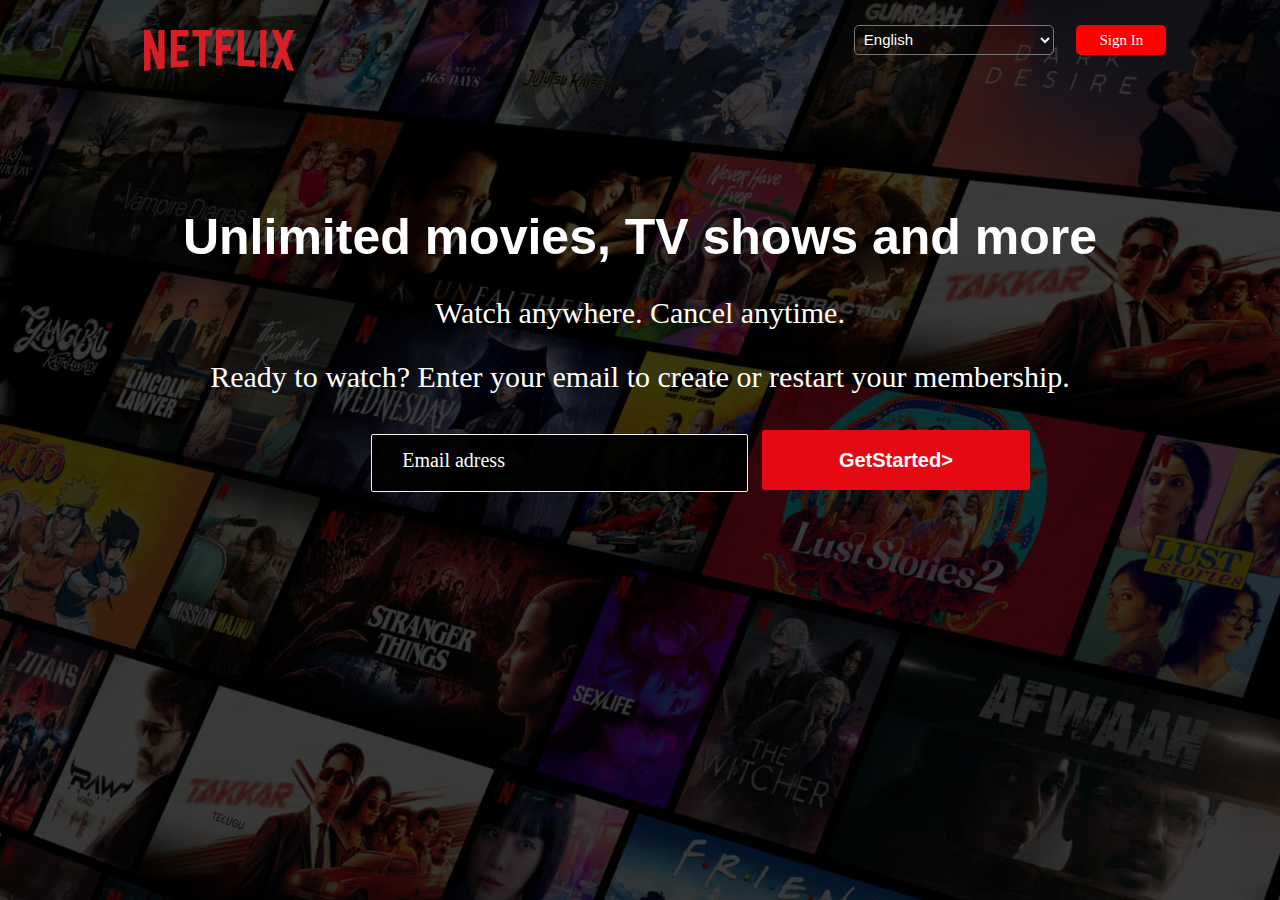
<file: netflix/index.html>
<!DOCTYPE html>
<html lang="en">
<head>
    <meta charset="UTF-8">
    <meta name="viewport" content="width=device-width, initial-scale=1.0">
    <title>Netflix</title>
    <link rel="stylesheet" href="./style.css">
    <link rel="icon" href="./images/logo1.png">
    <link rel="stylesheet" href="https://cdnjs.cloudflare.com/ajax/libs/font-awesome/4.7.0/css/font-awesome.min.css">
</head>
<body>
    <div class="header">
        <nav>
            <img src="logo.png" alt="" class="logo">

            

           <select class="option" name="" id="">
            
            <option value="English"><i class="fa-thin fa-globe"></i><link rel="icon" href="./images/glo.png"> English</option>
           </select>
           <button  class="signin"><a style="text-decoration: none; color: white; font-size: 15px;" href="./signin.html">Sign In</a></button>
        </nav>

        <div class="center">
            <h1 class="h1">Unlimited movies, TV shows and more</h1>
 
            <p class="p1">Watch anywhere. Cancel anytime.</p>
 
            <p class="p2">Ready to watch? Enter your email to create or restart your membership.</p>
 
            <input  class="email" type="email" placeholder="Email adress">
            <input class="go" type="button" name=" " placeholder="Get Started" value="GetStarted>">
         </div>
    </div>

       
</body>
</html>
</file>
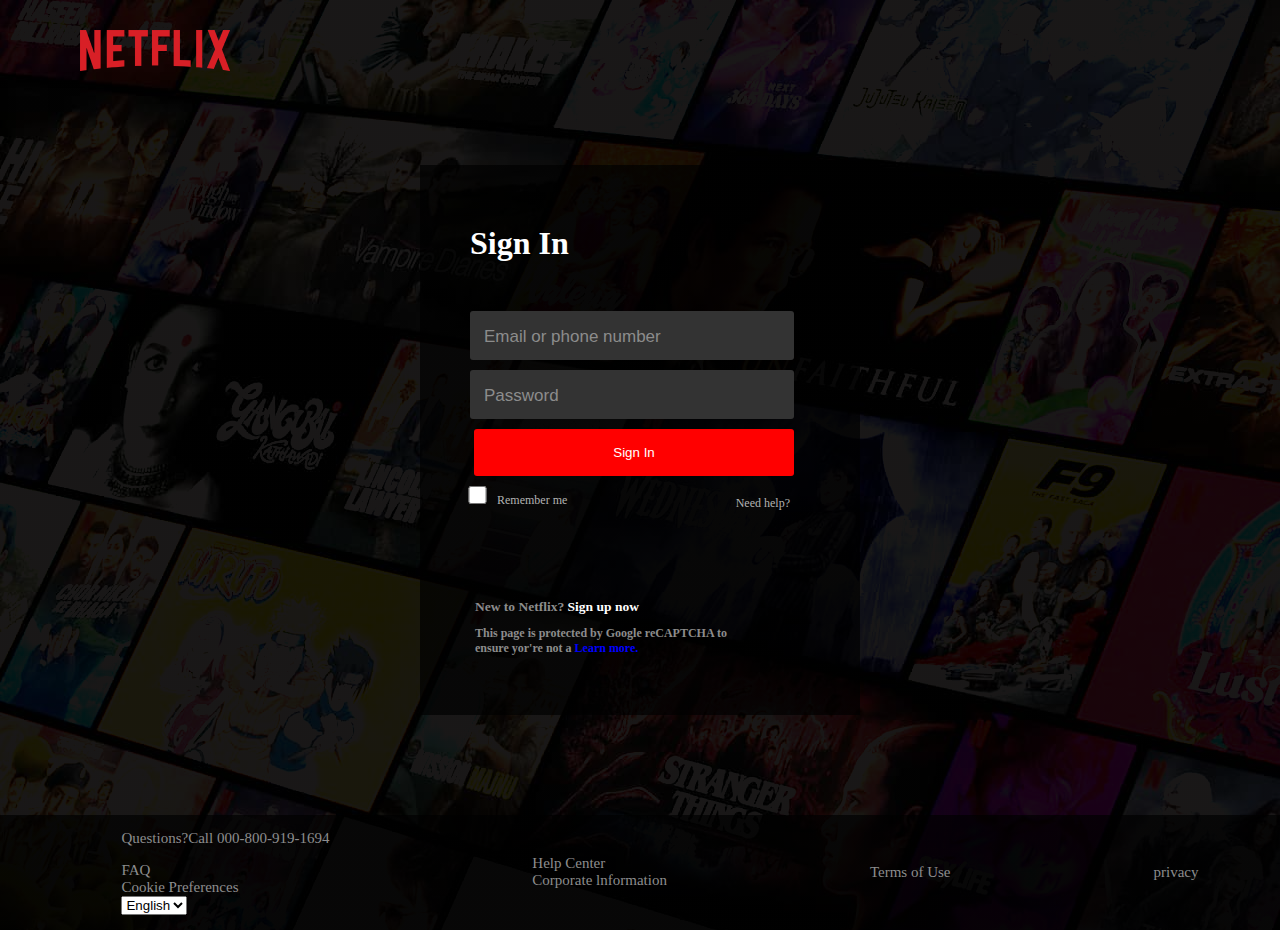
<file: netflix/signin.html>
<!DOCTYPE html>
<html lang="en">  
<head>
    <meta charset="UTF-8">
    <meta name="viewport" content="width=device-width, initial-scale=1.0">
    <title>NetFilx</title>
    <link rel="icon" href="./images/logo1.png">
    <link rel="stylesheet" href="./style1.css">
</head>
  <body style="background-color: rgb(84, 78, 78);">


  <div >
       <img class="logo" src="./logo.png" alt="">
  </div>

     <div class="jj">
       

      <h1 class="para">Sign In</h1><br>
       <div>
                <input class="inp" type="email" placeholder="Email or phone number">
                 <input class="inp" type="password" placeholder="Password">
                 <input id="mama" type="submit" value ="Sign In" style="display: block;">
                 <input   style="margin-left: 45px; margin-top: 10px;" type="checkbox">
                  <label class="yup">Remember me</label>
                 <label ><a href="a" class="form"  style="margin-left: 45px; margin-top: 20px; margin-right: 50px;">Need help?</a></label>
        </div>

        <div class="tom">

          <h2>New to Netflix? <a href="#">Sign up now</a></h2>
          <h2 id="rap">This page is protected by Google reCAPTCHA to <br> ensure yor're not a <a style="color: blue;" href="">Learn more.</a></h2>

      </div>
     </div>


     <footer>

      <div class="flex">
          
          <div >
              <ul type="none">
                  <p>Questions?Call 000-800-919-1694</p>
                  <li>FAQ</li>
                  <li>Cookie Preferences</li>
                  <li><select class="option" name="" id="">
          
                      <option value="English"><i class="fa-thin fa-globe"></i> English</option>
                     </select></li>
                </ul>
             

          </div>
              
          <div>
              <ul type="none">
                  <p></p>
                  <li>Help Center</li>
                  <li>Corporate lnformation</li>
              </ul>
              

          </div>
           <div>
              <ul type="none">
                  <p></p>
                  <li>Terms of Use</li>
               </ul>

           </div>

           <div>
              <ul type="none">
                  <li>privacy</li>
              </ul>
           </div>

      </div>
  </footer>
   

        
    

</body>
</html>
</file>
<file: netflix/style.css>
*{
    margin: 0;
    padding: 0;
    font-family:'Times New Roman', Times, serif;
    box-sizing: border-box;
}

body{
    background: #000;
    color: #fff;
}

.header{
    width: 100%;
    height: 100vh;
    background-size: cover;
    background-position: center;
    padding: 10px 8%;
    position: relative;
    background-image: linear-gradient(rgba(0,0,0,0.7),rgba(0,0,0,0.7)), url(./Netflix.jpg);
}

.logo{
    width: 150px;
    margin-top: 20px;
    margin-left: 30px;
}

nav{
    display: flex;
    align-items: center;
    justify-content: space-around;
    padding: auto;
}

.option{
    padding: 5px;
    display: block;
    width: 200px;
    height: 30px;
    align-items: end;
    background-color: transparent;
    color: white;
    font-size: 15px;
    font-family: sans-serif;
     margin-left: 50%;
     margin-right: 0px;
     border-radius: 5px;}


.signin{
    background-color: red;
    color: white;
    padding: 4px 16px;
    border-radius: 5px;
    width: 90px;
    height: 30px;
    font-size: 15px;
  
    border: none;
    margin-left: 0px ;
    
}


.center{
    display: block;
    margin-bottom: auto;
    align-items: center;
    margin-top: 10%;
    margin-left: 0%; 
   
}

.h1{
    font-size: 50px;
    font-family: Netflix Sans,Helvetica Neue,Segoe UI,Roboto,Ubuntu,sans-serif;

    font-weight: 700;
    
    padding: 30px;
    text-align: center;
    margin-bottom: 0%;
    
}

.p1{
    
    text-align: center;
    margin: 20px;
    margin-top: 0%;
    font-size: 30px;
    font-weight: 400;
}

.p2{
    
    text-align: center;
    margin-top: 30px;
    font-size: 30px;
    font-weight: 400;
}

.email{
    align-items: center;
    padding: 20px;
    width: 35%;
    margin-top: 40px;
    background:linear-gradient(rgba(0,0,0,0.9),rgba(0,0,0,0.9)) ;
    border: 1px solid #f5efef;
    border-radius: 2px;
    margin-left: 25%;
    color: transparent;

}
.email::placeholder{
    font-size: 20px;
    color:white;
    padding: 10px;
    font-weight: 150;
}

.go{
    background-color: rgb(229, 9, 20);
    width: 25%;
    color: white;
    padding: 19px;
    margin-top: 40px;
    height: 60px;
    font-weight: bold;
    border-radius: 3px;
    border: none;
    font-size: 20px;
    font-family: sans-serif;
    margin: 10px;

}

.go:hover{
    background-color: rgb(143, 20, 20);
}
</file>
<file: netflix/style1.css>
/* Sign in page*/

body{
    margin: 0;
    padding: 0;
    background: linear-gradient(rgba(0, 0, 0, 0.7),rgba(0,0,0,0.7)),url(./Netflix.jpg);
    background-blend-mode: darken;
}

.logo{
    width: 150px;
    margin-top: 30px;
    margin-left: 80px;
}
.inp{
    height: 47px;
    width: 320px;
   
    margin-top: 10px;
    background-color: #333;
    margin-left: 50px;
    font-size: 20px;
    border-radius: 3px;
    border:none
    
}

.inp::placeholder{
    font-weight: 10;
    font-size: 17px;
   padding: 12px;
    color: #8c8c8c;
    
}



.para{
    color: white;
    margin-top: 90px;
    padding-top: 60px;
    margin-left: 50px;
    
}



/*.jj{
    background-color: rgba(0,0,0,.75);
    display: flex;
    justify-content: center;
    margin-top: 150px;
    width: 30%;
    height: 600px;
    margin: auto;
    margin-top: 100px;
}*/

.jj{
    margin-left: 50%;
   margin: auto;
    margin-top: 1%;
    width: 440px;
    height: 550px;
    background: linear-gradient(rgba(0, 0, 0, 0.7),rgba(0,0,0,0.7));
    

}

#mama{
    height: 47px;
    width: 320px;
   border-radius: 3px;
    margin-top: 10px;
    margin-left: 54px;
    background-color: red;
    color: white;
    border: none;
    cursor: pointer;
    
}

input[type=checkbox]{
    width: 25px;
    height: 18px;
    border-radius: 5px;
}

.yup{
    color: #b3b3b3;
    display: inline;
    justify-content: space-between;
    font-size: 12px ;
    margin-top: 10px;
     
}

.form {
    color: #b3b3b3;
    display: inline;
    justify-content: space-between;
    font-size: 12px ;
    margin-top: 10px;
    text-decoration: none;
    padding-right: 20px;
    float: right;

}

.tom{
position: absolute;
margin-top: 80px;
font-size: 9px;
margin-left: 55px;
}

.tom h2{
    color: #8c8c8c;
}

.tom a{
    color: white;
    text-decoration: none;
}

#rap{
    font-size: 12px;
}

.flex{
    display: flex;
    justify-content: center;
    align-items: center;
    background:linear-gradient(rgba(0,0,0,0.7),rgba(0,0,0,0.7)) ;
   
    justify-content: space-around;
   color: rgb(141, 141, 142);
   font-size: 15px;
   margin-top: 100px;
 
   margin-left: 0%;
   }
</file>
